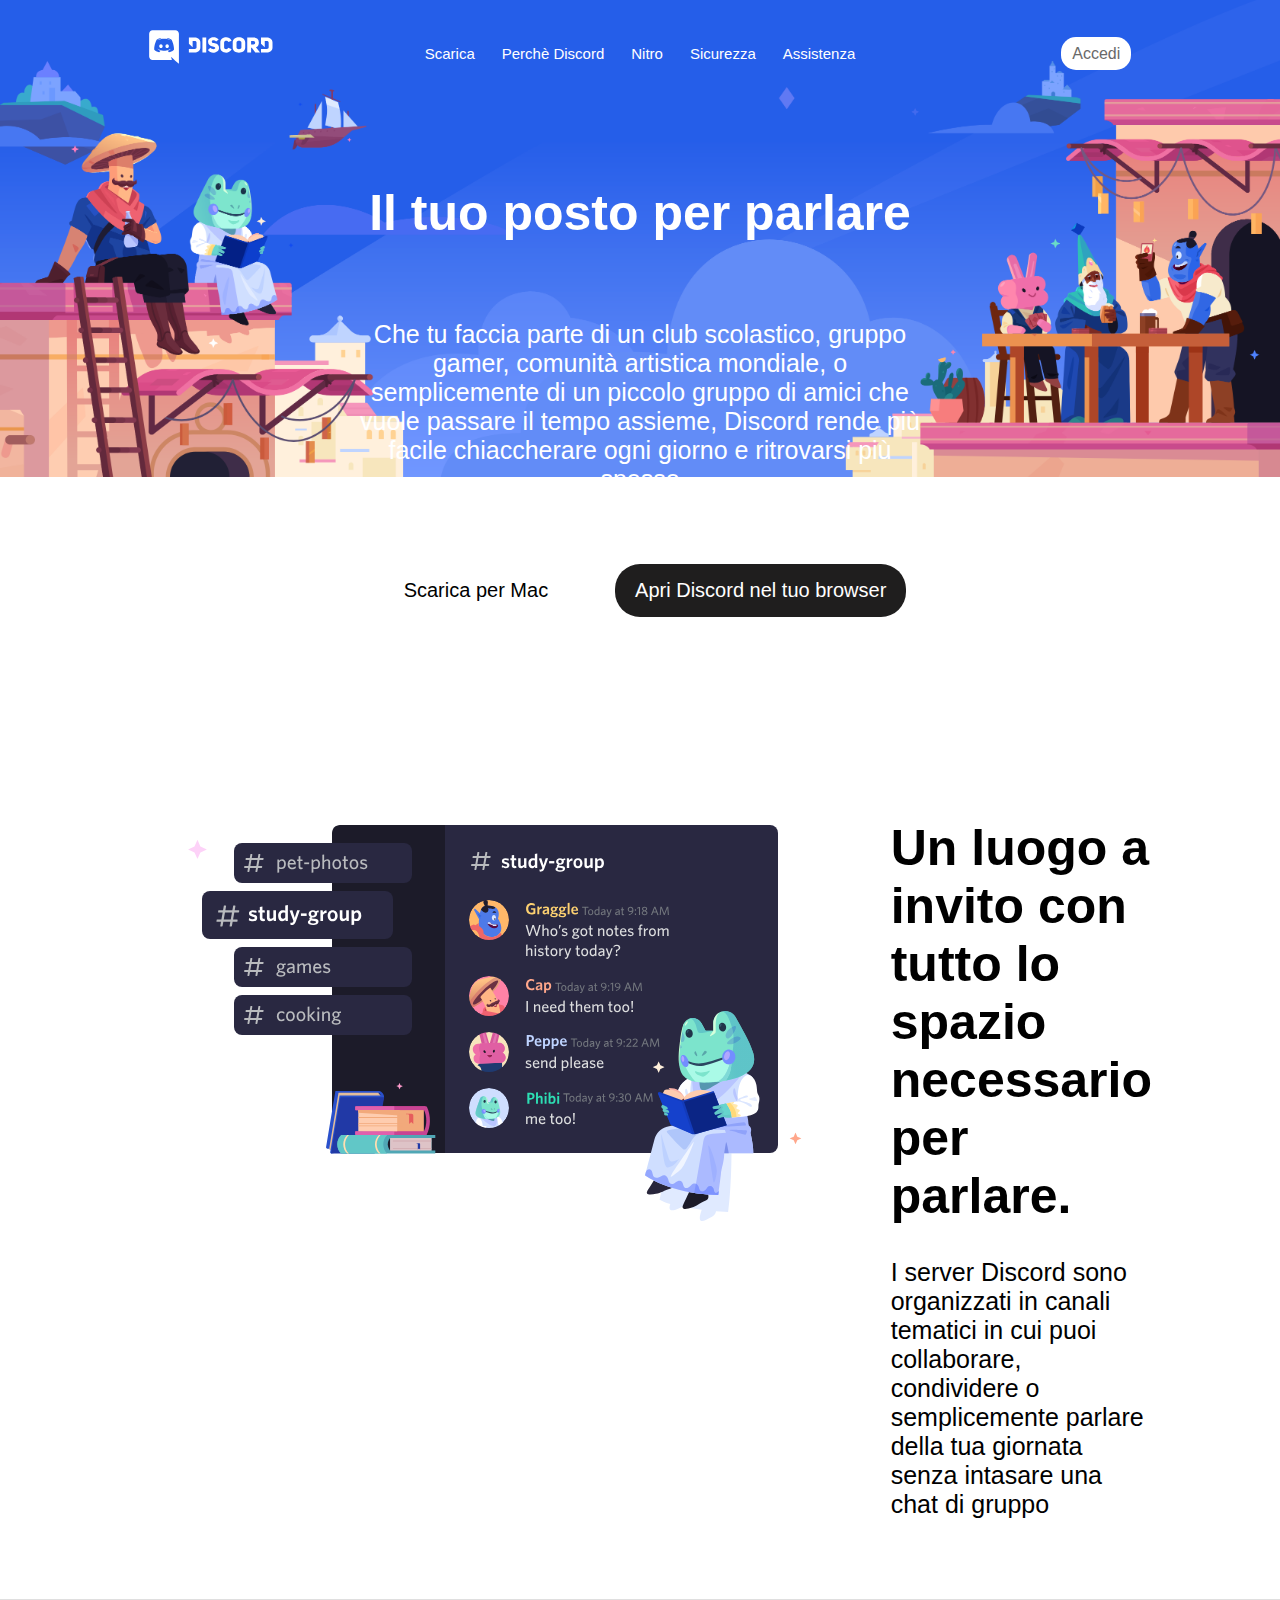
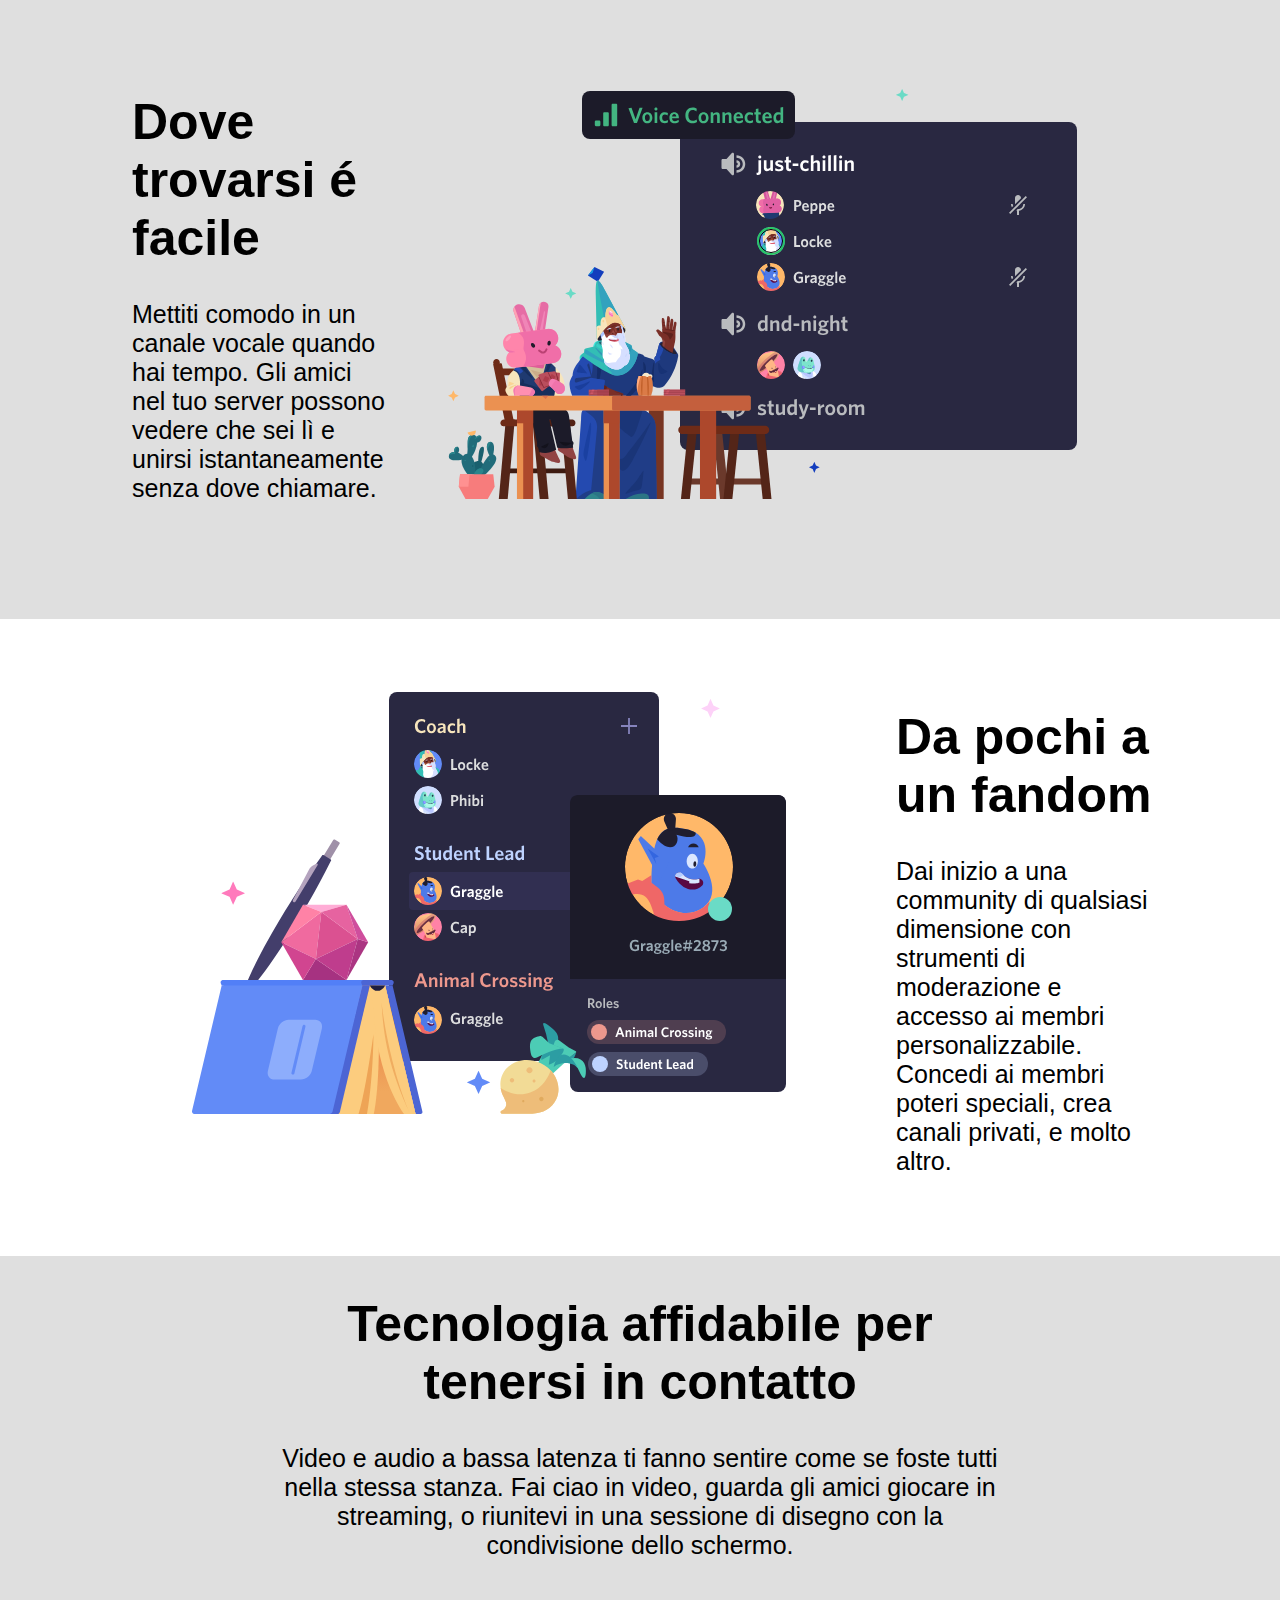
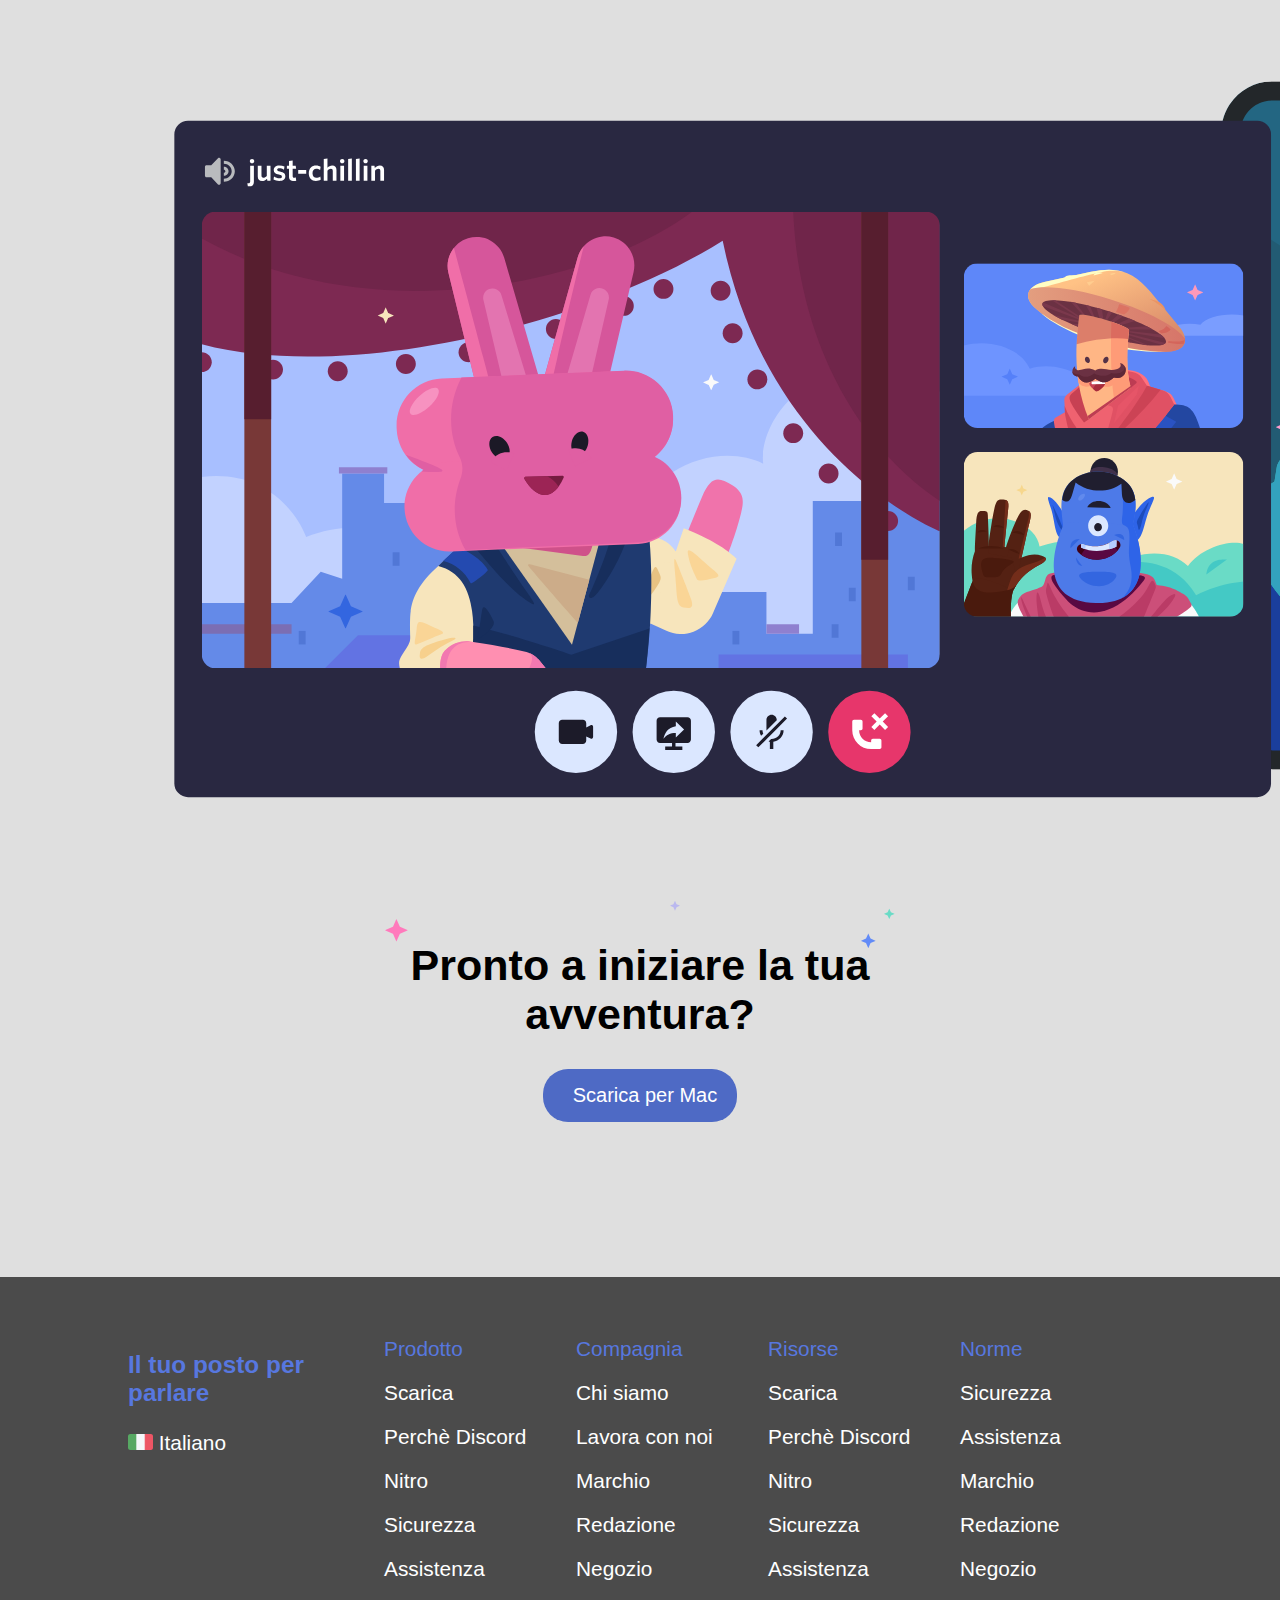
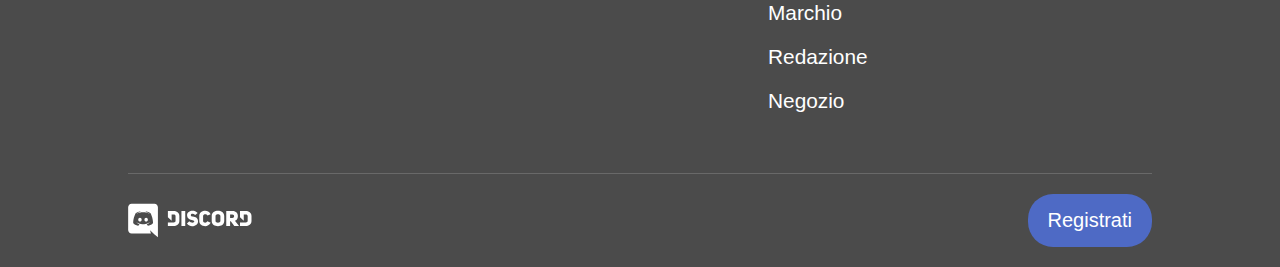
<file: index.html>
<!DOCTYPE html>
<html lang="en">

<head>
    <meta charset="UTF-8">
    <meta name="viewport" content="width=device-width, initial-scale=1.0">
    <link rel="stylesheet" href="https://cdnjs.cloudflare.com/ajax/libs/font-awesome/6.4.2/css/all.min.css"
        integrity="sha512-z3gLpd7yknf1YoNbCzqRKc4qyor8gaKU1qmn+CShxbuBusANI9QpRohGBreCFkKxLhei6S9CQXFEbbKuqLg0DA=="
        crossorigin="anonymous" referrerpolicy="no-referrer" />
    <link rel="stylesheet" href="css/style.css">
    <title>Discord</title>
</head>

<body>

    <header>
        <div class="container">
            <nav id="navBar">
                <div class="navigation logo"><img src="image/logo.svg" alt="logo"></div>
                <div class="navigation link">
                    <a href="#">Scarica</a>
                    <a href="#">Perchè Discord</a>
                    <a href="#">Nitro</a>
                    <a href="#">Sicurezza</a>
                    <a href="#">Assistenza</a>
                </div>
                <div class="navigation login"><span>Accedi</span></div>
            </nav>
        </div>

        <div class="hero-container">
            <div class="container">
                <div id="hero">
                    <h1>Il tuo posto per parlare</h1>
                    <p>Che tu faccia parte di un club scolastico, gruppo gamer, comunità artistica mondiale, o
                        semplicemente di un piccolo gruppo di amici che vuole passare il tempo assieme, Discord rende
                        più facile chiaccherare ogni giorno e ritrovarsi più spesso</p>
                    <button><i class="fa-solid fa-arrow-down"> </i> Scarica per Mac</button>
                    <button id="open-browser"> Apri Discord nel tuo browser</button>
                </div>
            </div>
        </div>
    </header>

    <main>
        <div>
            <div class="container">
                <div class="image-box">
                    <img src="image/item1.svg" alt="item1">
                </div>
                <div class="text-box">
                    <h1>Un luogo a invito con tutto lo spazio necessario per parlare.</h1>
                    <p>I server Discord sono organizzati in canali tematici in cui puoi collaborare, condividere o
                        semplicemente parlare della tua giornata senza intasare una chat di gruppo</p>
                </div>
            </div>
        </div>

        <div class="placeholder">
            <div class="container">
                <div class="image-box">
                    <img src="image/item2.svg" alt="item2">
                </div>
                <div class="text-box-middle">
                    <h1>Dove trovarsi &eacute facile </h1>
                    <p>Mettiti comodo in un canale vocale quando hai tempo. Gli amici nel tuo server possono vedere che
                        sei lì e unirsi istantaneamente senza dove chiamare.</p>
                </div>
            </div>
        </div>

        <div>
            <div class="container">
                <div class="image-box">
                    <img src="image/item3.svg" alt="item3">
                </div>
                <div class="text-box">
                    <h1>Da pochi a un fandom</h1>
                    <p>Dai inizio a una community di qualsiasi dimensione con strumenti di moderazione e accesso ai
                        membri personalizzabile. Concedi ai membri poteri speciali, crea canali privati, e molto altro.
                    </p>
                </div>
            </div>
        </div>

        <div class="placeholder-end">
            <div class="container">
                <div class="text-end">
                    <h1>Tecnologia affidabile per tenersi in contatto</h1>
                    <p>Video e audio a bassa latenza ti fanno sentire come se foste tutti nella stessa stanza. Fai ciao
                        in video, guarda gli amici giocare in streaming, o riunitevi in una sessione di disegno con la
                        condivisione dello schermo. </p>
                </div>
                <div class="image-box-foot">
                    <img src="image/item4-big.svg" alt="item4">
                </div>
                <div class="stars-main">
                    <h1>Pronto a iniziare la tua avventura?</h1>
                    <button><i class="fa-solid fa-arrow-down"> </i> Scarica per Mac</button>
                </div>
            </div>
        </div>
    </main>

    <footer>
        <div class="container">

            <div class="socials">
                <h3>Il tuo posto per<br>parlare</h3>
                <img src="image/ita.png" alt="ita">
                <span>Italiano <i class="fa-solid fa-chevron-down"></i></span>
                <div id="social-icon">
                    <span><i class="fa-brands fa-twitter"></i></span>
                    <span><i class="fa-brands fa-instagram"></i></span>
                    <span><i class="fa-brands fa-facebook"></i></span>
                    <span><i class="fa-brands fa-youtube"></i></span>
                </div>
            </div>

            <div class="about">
                <div class="info">
                    <div>Prodotto</div>
                    <div>Scarica</div>
                    <div>Perchè Discord</div>
                    <div>Nitro</div>
                    <div>Sicurezza</div>
                    <div>Assistenza</div>
                </div>
                <div class="info">
                    <div>Compagnia</div>
                    <div>Chi siamo</div>
                    <div>Lavora con noi</div>
                    <div>Marchio</div>
                    <div>Redazione</div>
                    <div>Negozio</div>
                </div>
                <div class="info">
                    <div>Risorse</div>
                    <div>Scarica</div>
                    <div>Perchè Discord</div>
                    <div>Nitro</div>
                    <div>Sicurezza</div>
                    <div>Assistenza</div>
                    <div>Marchio</div>
                    <div>Redazione</div>
                    <div>Negozio</div>
                </div>
                <div class="info">
                    <div>Norme</div>
                    <div>Sicurezza</div>
                    <div>Assistenza</div>
                    <div>Marchio</div>
                    <div>Redazione</div>
                    <div>Negozio</div>
                </div>

            </div>
        </div>

        <div class="container">
            <div class="nav-footer">
                <img src="image/logo.svg" alt="">
                <button>Registrati</button>
            </div>
        </div>
    </footer>
</body>

</html>
</file>
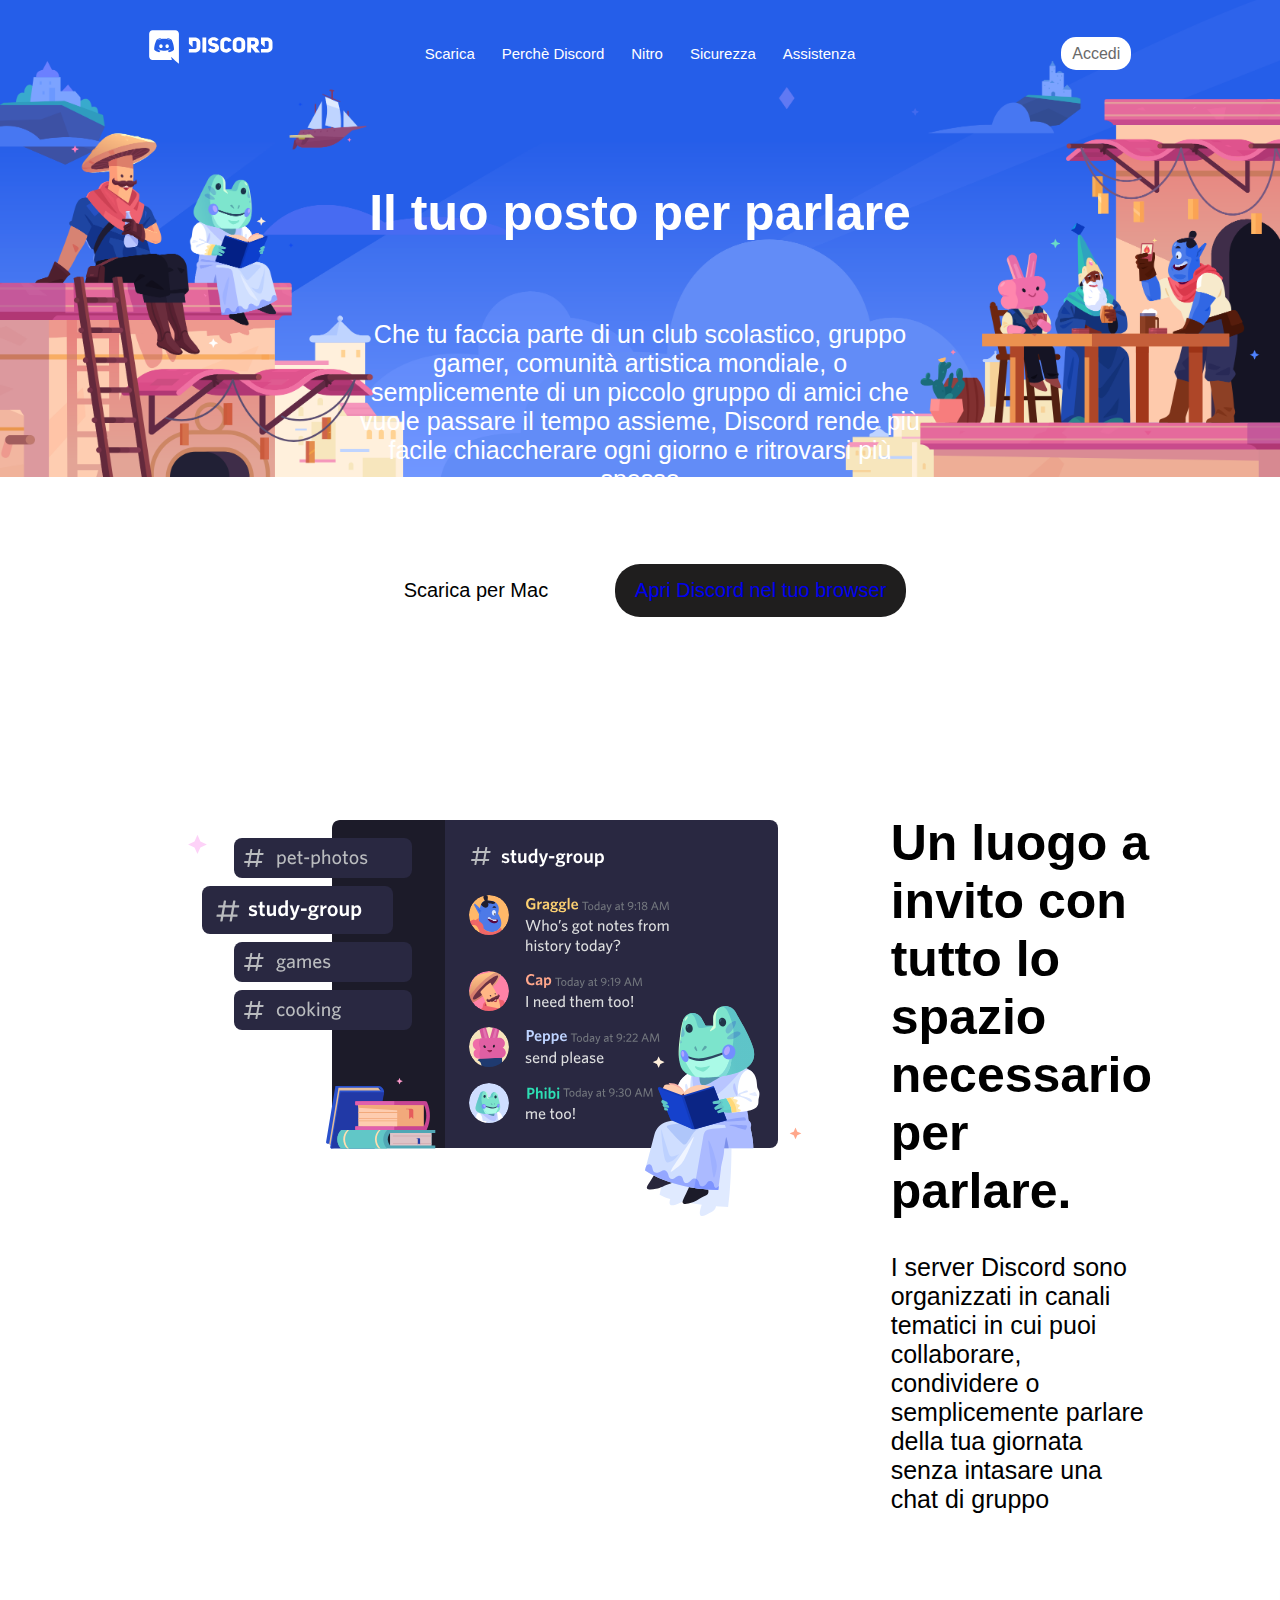
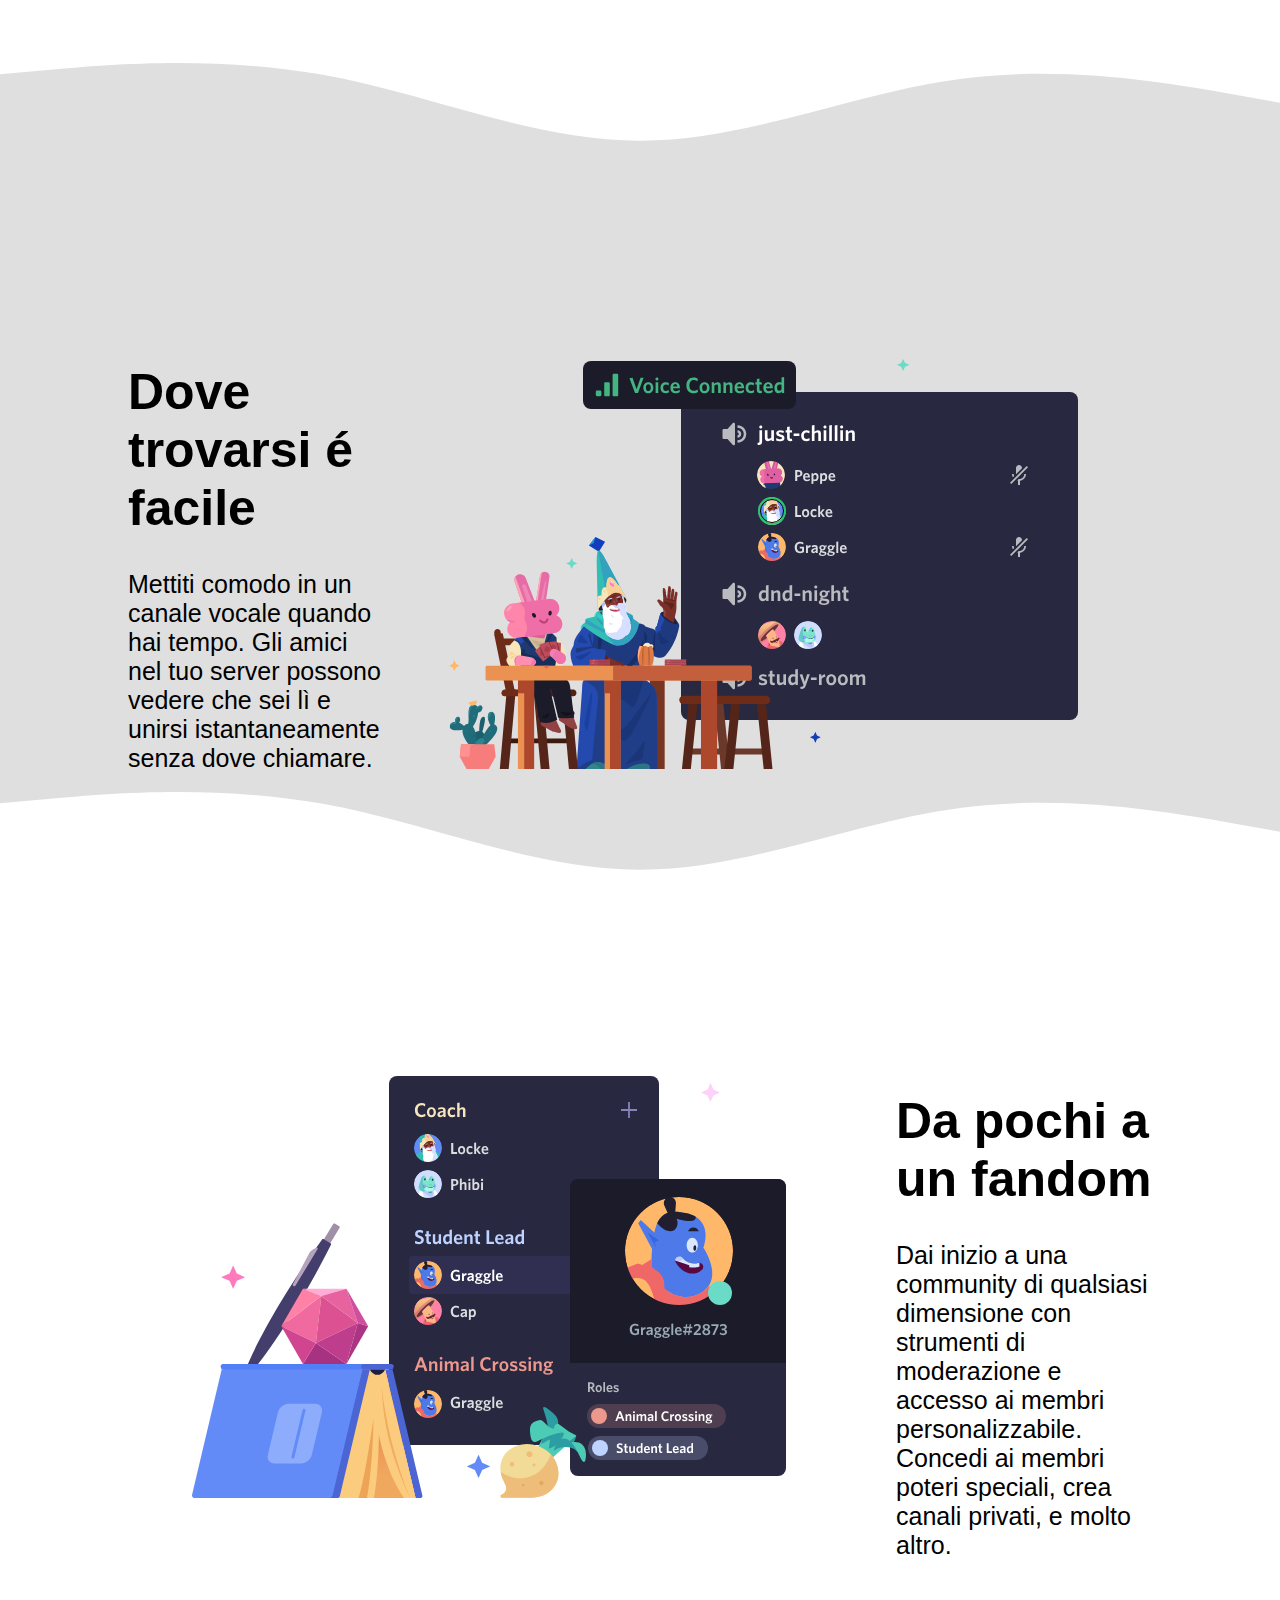
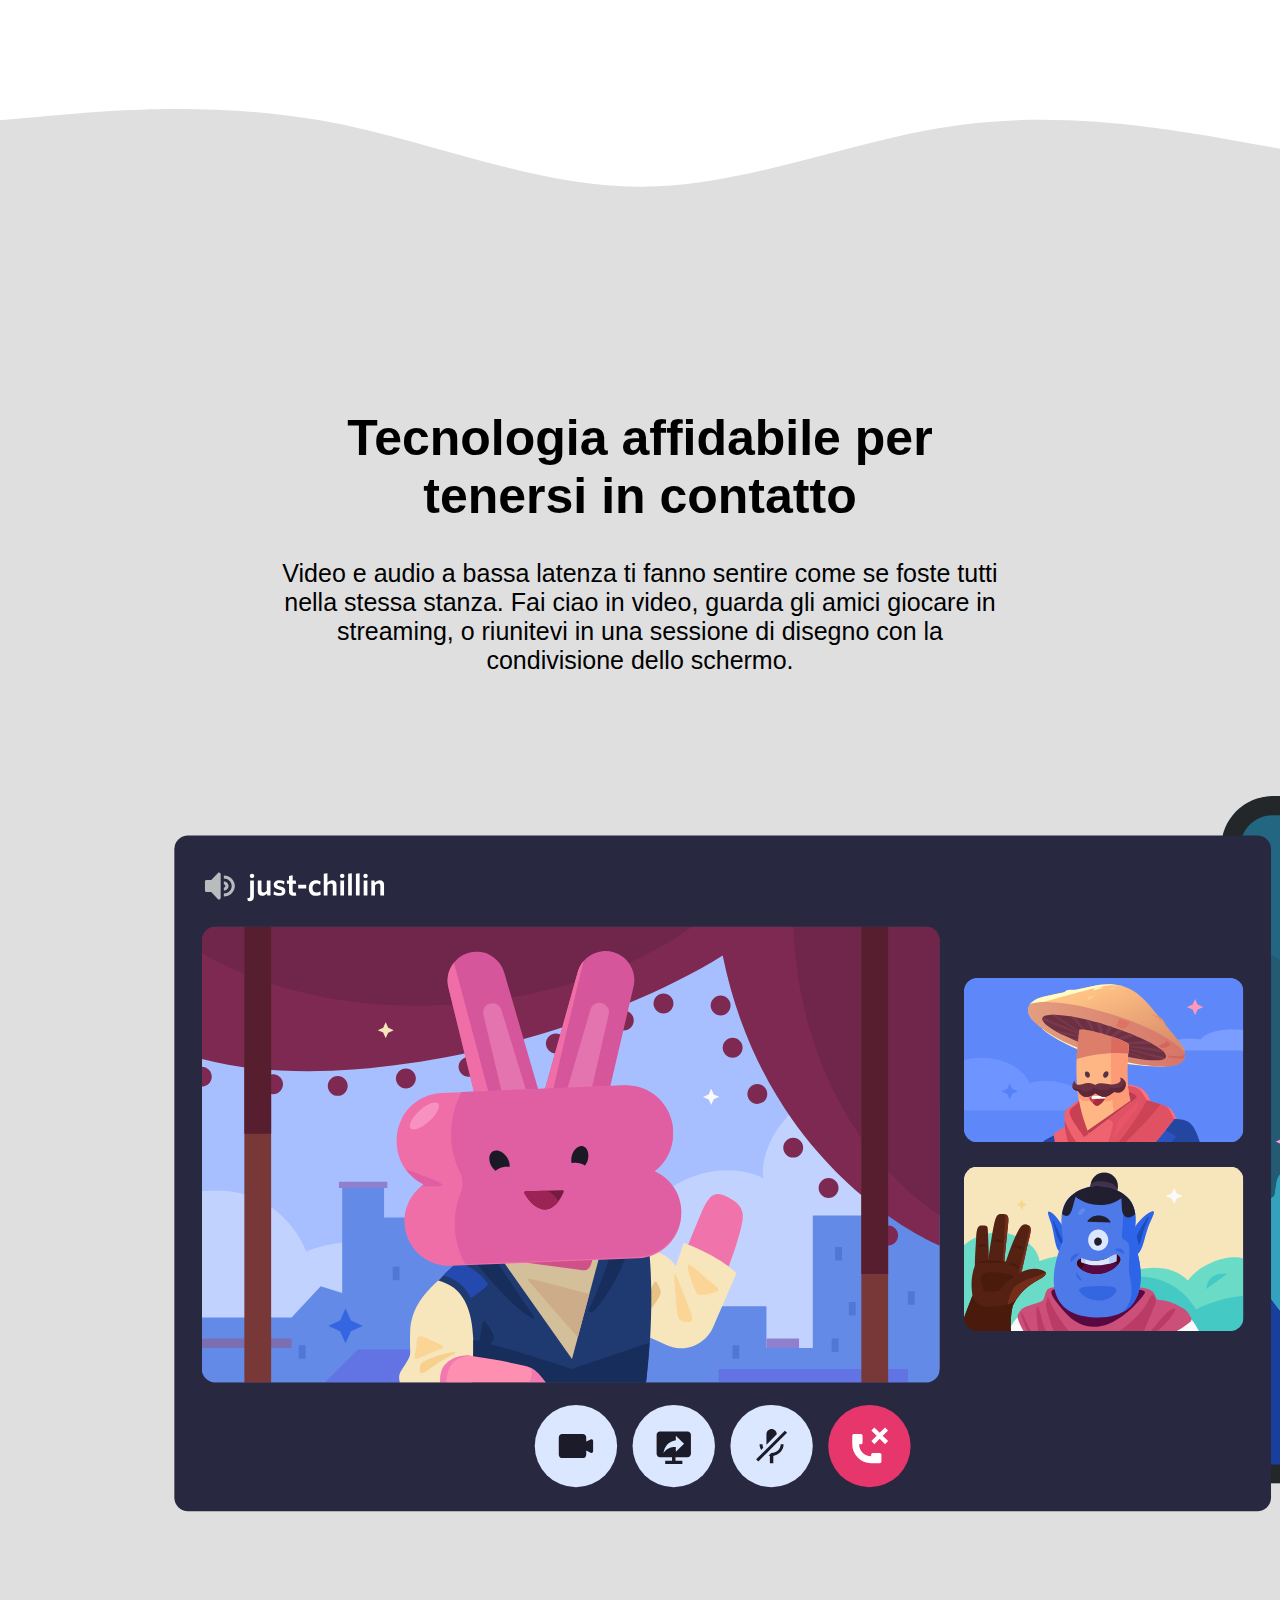
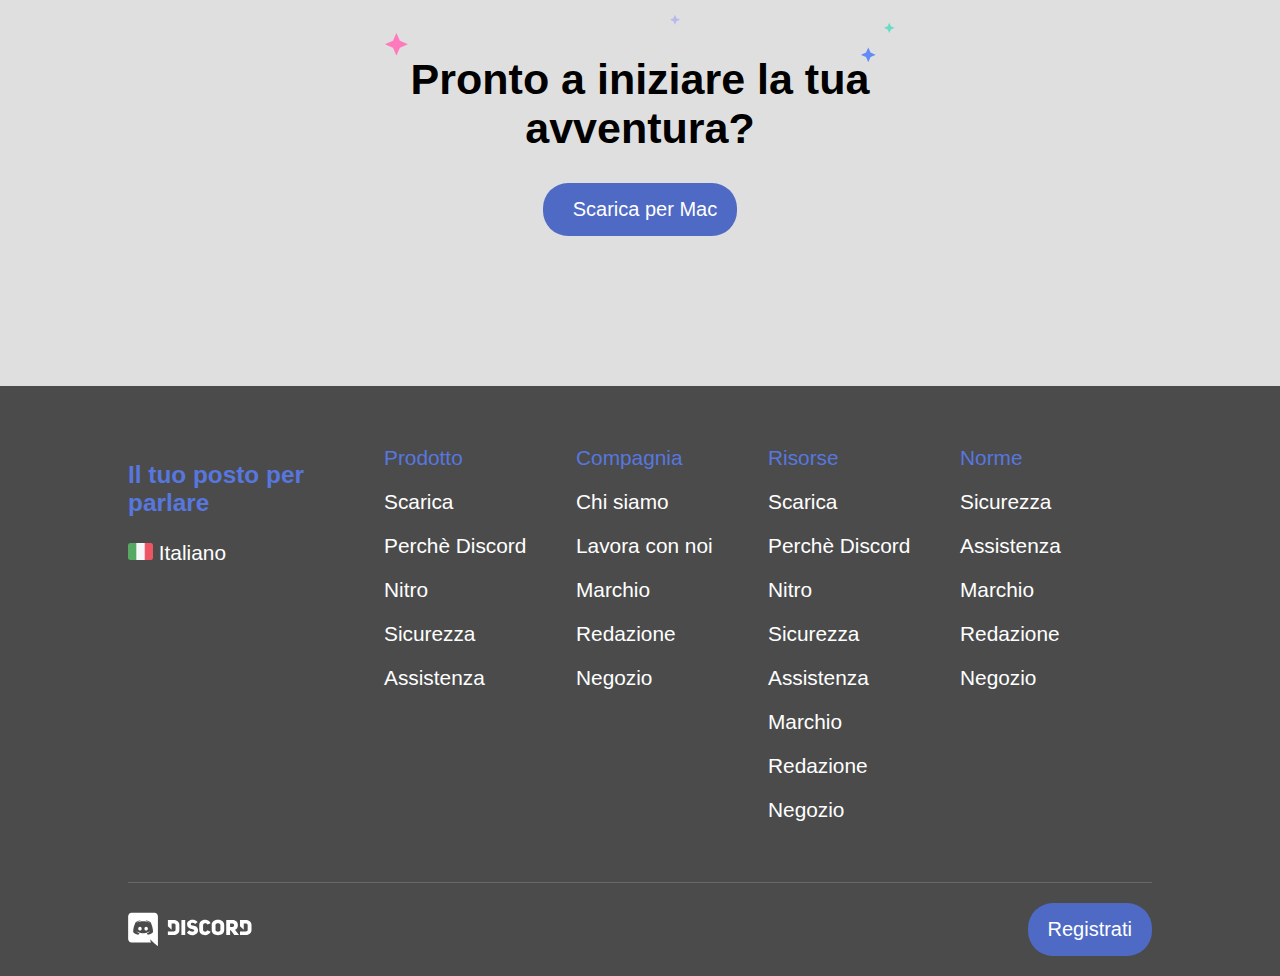
<file: bonus/index.html>
<!DOCTYPE html>
<html lang="en">

<head>
    <meta charset="UTF-8">
    <meta name="viewport" content="width=device-width, initial-scale=1.0">
    <link rel="stylesheet" href="https://cdnjs.cloudflare.com/ajax/libs/font-awesome/6.4.2/css/all.min.css"
        integrity="sha512-z3gLpd7yknf1YoNbCzqRKc4qyor8gaKU1qmn+CShxbuBusANI9QpRohGBreCFkKxLhei6S9CQXFEbbKuqLg0DA=="
        crossorigin="anonymous" referrerpolicy="no-referrer" />
    <link rel="stylesheet" href="css/style.css">
    <title>Discord</title>
</head>

<body>

    <header>
        <div class="container">
            <nav id="navBar">
                <div class="navigation logo"><a href="https://discord.com/"><img src="image/logo.svg" alt="logo"></a>
                </div>
                <div class="navigation link">
                    <a href="#">Scarica</a>
                    <a href="#">Perchè Discord</a>
                    <a href="#">Nitro</a>
                    <a href="#">Sicurezza</a>
                    <a href="#">Assistenza</a>
                </div>
                <div class="navigation login"><span>Accedi</span></div>
            </nav>
        </div>

        <div class="hero-container">
            <div class="container">
                <div id="hero">
                    <h1>Il tuo posto per parlare</h1>
                    <p>Che tu faccia parte di un club scolastico, gruppo gamer, comunità artistica mondiale, o
                        semplicemente di un piccolo gruppo di amici che vuole passare il tempo assieme, Discord rende
                        più facile chiaccherare ogni giorno e ritrovarsi più spesso</p>
                    <button><i class="fa-solid fa-arrow-down"> </i> Scarica per Mac</button>
                    <button id="open-browser"><a href="page.html">Apri Discord nel tuo browser</a></button>
                </div>
            </div>
        </div>
    </header>

    <main>
        <div>
            <div class="container">
                <div class="image-box">
                    <img src="image/item1.svg" alt="item1">
                </div>
                <div class="text-box">
                    <h1>Un luogo a invito con tutto lo spazio necessario per parlare.</h1>
                    <p>I server Discord sono organizzati in canali tematici in cui puoi collaborare, condividere o
                        semplicemente parlare della tua giornata senza intasare una chat di gruppo</p>
                </div>
            </div>
        </div>


        <div class="bg-gray">
            <svg xmlns="http://www.w3.org/2000/svg" viewBox="0 0 1440 320"><path fill="#ffffff" fill-opacity="1" d="M0,96L60,90.7C120,85,240,75,360,96C480,117,600,171,720,170.7C840,171,960,117,1080,101.3C1200,85,1320,107,1380,117.3L1440,128L1440,0L1380,0C1320,0,1200,0,1080,0C960,0,840,0,720,0C600,0,480,0,360,0C240,0,120,0,60,0L0,0Z"></path></svg>
            <div class="container">
                <div class="image-box">
                    <img src="image/item2.svg" alt="item2">
                </div>
                <div class="text-box-middle">
                    <h1>Dove trovarsi &eacute facile </h1>
                    <p>Mettiti comodo in un canale vocale quando hai tempo. Gli amici nel tuo server possono vedere che
                        sei lì e unirsi istantaneamente senza dove chiamare.</p>
                </div>
            </div>
            
        </div>

        <div>
            <svg class="wave" xmlns="http://www.w3.org/2000/svg" viewBox="0 0 1440 320"><path fill="#ffffff" fill-opacity="1" d="M0,96L60,90.7C120,85,240,75,360,96C480,117,600,171,720,170.7C840,171,960,117,1080,101.3C1200,85,1320,107,1380,117.3L1440,128L1440,320L1380,320C1320,320,1200,320,1080,320C960,320,840,320,720,320C600,320,480,320,360,320C240,320,120,320,60,320L0,320Z"></path></svg>
            <div class="container">
                <div class="image-box">
                    <img src="image/item3.svg" alt="item3">
                </div>
                <div class="text-box">
                    <h1>Da pochi a un fandom</h1>
                    <p>Dai inizio a una community di qualsiasi dimensione con strumenti di moderazione e accesso ai
                        membri personalizzabile. Concedi ai membri poteri speciali, crea canali privati, e molto altro.
                    </p>
                </div>
            </div>
        </div>

        <div class="bg-end">
            <svg xmlns="http://www.w3.org/2000/svg" viewBox="0 0 1440 320"><path fill="#ffffff" fill-opacity="1" d="M0,96L60,90.7C120,85,240,75,360,96C480,117,600,171,720,170.7C840,171,960,117,1080,101.3C1200,85,1320,107,1380,117.3L1440,128L1440,0L1380,0C1320,0,1200,0,1080,0C960,0,840,0,720,0C600,0,480,0,360,0C240,0,120,0,60,0L0,0Z"></path></svg>
            <div class="container">
                <div class="text-end">
                    <h1>Tecnologia affidabile per tenersi in contatto</h1>
                    <p>Video e audio a bassa latenza ti fanno sentire come se foste tutti nella stessa stanza. Fai ciao
                        in video, guarda gli amici giocare in streaming, o riunitevi in una sessione di disegno con la
                        condivisione dello schermo. </p>
                </div>
                <div class="image-box-foot">
                    <img src="image/item4-big.svg" alt="item4">
                </div>
                <div class="stars-main">
                    <h1>Pronto a iniziare la tua avventura?</h1>
                    <button><i class="fa-solid fa-arrow-down"> </i> Scarica per Mac</button>
                </div>
            </div>
        </div>
    </main>

    <footer>
        <div class="container">
            <div class="socials">
                <h3>Il tuo posto per<br>parlare</h3>
                <img src="image/ita.png" alt="ita">
                <span>Italiano <i class="fa-solid fa-chevron-down"></i></span>
                <div id="social-icon">
                    <span><i class="fa-brands fa-twitter"></i></span>
                    <span><i class="fa-brands fa-instagram"></i></span>
                    <span><i class="fa-brands fa-facebook"></i></span>
                    <span><i class="fa-brands fa-youtube"></i></span>
                </div>
            </div>

            <div class="about">
                <div class="info">
                    <div>Prodotto</div>
                    <div>Scarica</div>
                    <div>Perchè Discord</div>
                    <div>Nitro</div>
                    <div>Sicurezza</div>
                    <div>Assistenza</div>
                </div>
                <div class="info">
                    <div>Compagnia</div>
                    <div>Chi siamo</div>
                    <div>Lavora con noi</div>
                    <div>Marchio</div>
                    <div>Redazione</div>
                    <div>Negozio</div>
                </div>
                <div class="info">
                    <div>Risorse</div>
                    <div>Scarica</div>
                    <div>Perchè Discord</div>
                    <div>Nitro</div>
                    <div>Sicurezza</div>
                    <div>Assistenza</div>
                    <div>Marchio</div>
                    <div>Redazione</div>
                    <div>Negozio</div>
                </div>
                <div class="info">
                    <div>Norme</div>
                    <div>Sicurezza</div>
                    <div>Assistenza</div>
                    <div>Marchio</div>
                    <div>Redazione</div>
                    <div>Negozio</div>
                </div>

            </div>
        </div>

        <div class="container">
            <div class="nav-footer">
                <img src="image/logo.svg" alt="logo-footer">
                <button>Registrati</button>
            </div>
        </div>
    </footer>
</body>

</html>
</file>
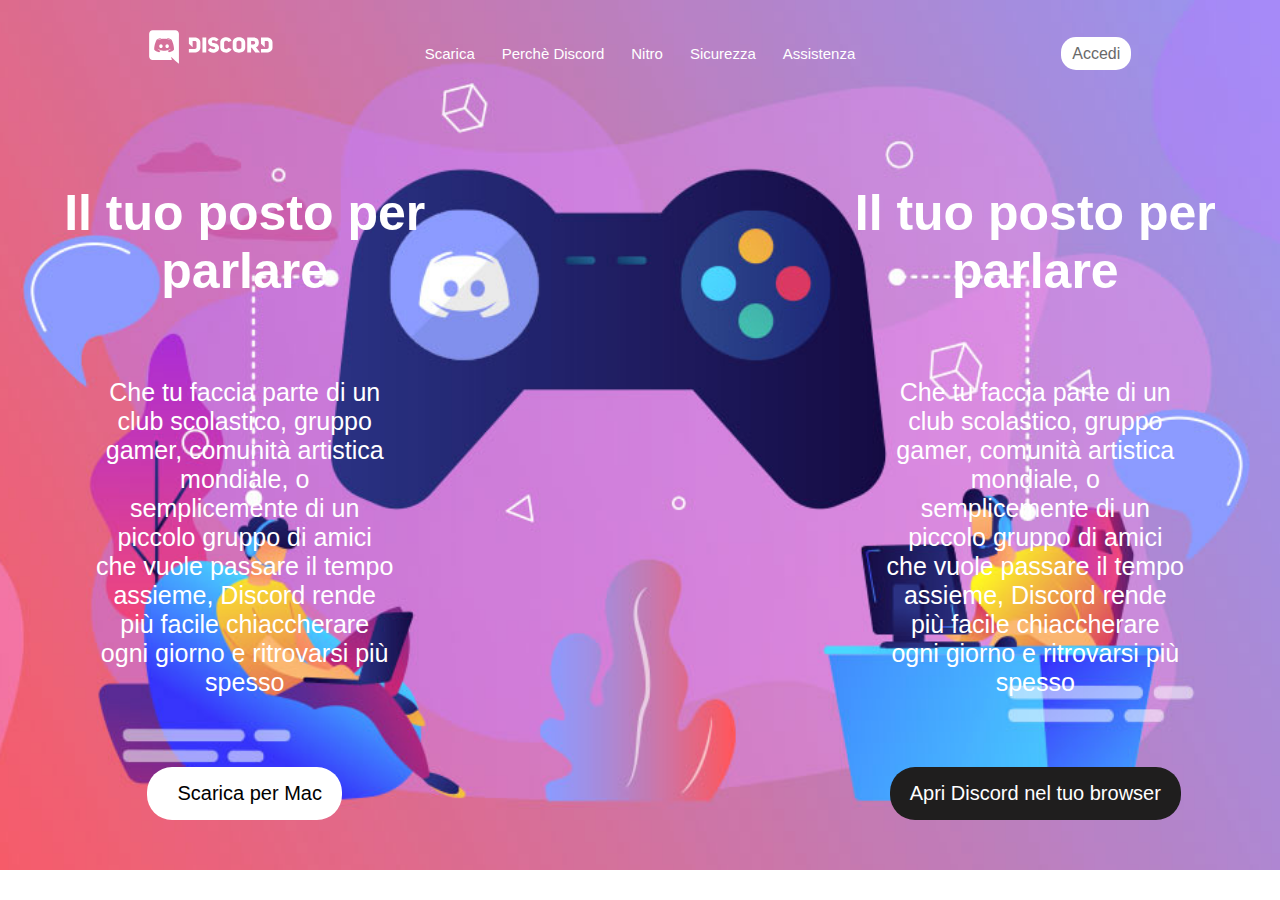
<file: bonus/page.html>
<!DOCTYPE html>
<html lang="en">

<head>
    <meta charset="UTF-8">
    <meta name="viewport" content="width=device-width, initial-scale=1.0">
    <link rel="stylesheet" href="https://cdnjs.cloudflare.com/ajax/libs/font-awesome/6.4.2/css/all.min.css"
        integrity="sha512-z3gLpd7yknf1YoNbCzqRKc4qyor8gaKU1qmn+CShxbuBusANI9QpRohGBreCFkKxLhei6S9CQXFEbbKuqLg0DA=="
        crossorigin="anonymous" referrerpolicy="no-referrer" />
    <link rel="stylesheet" href="css/style-page.css">
    <title>Discord</title>
</head>

<body>

    <header>
        <div class="container">
            <nav id="navBar">
                <div class="navigation logo"><a href="https://discord.com/"><img src="image/logo.svg" alt="logo"></a>
                </div>
                <div class="navigation link">
                    <a href="#">Scarica</a>
                    <a href="#">Perchè Discord</a>
                    <a href="#">Nitro</a>
                    <a href="#">Sicurezza</a>
                    <a href="#">Assistenza</a>
                </div>
                <div class="navigation login"><span>Accedi</span></div>
            </nav>
        </div>

        <div class="hero-container">
            <div class="container">
                <div id="hero">
                    <div class="left">
                        <h1>Il tuo posto per parlare</h1>
                        <p>Che tu faccia parte di un club scolastico, gruppo gamer, comunità artistica mondiale, o
                            semplicemente di un piccolo gruppo di amici che vuole passare il tempo assieme, Discord
                            rende
                            più facile chiaccherare ogni giorno e ritrovarsi più spesso</p>
                        <button><i class="fa-solid fa-arrow-down"> </i> Scarica per Mac</button>
                    </div>

                    <div class="empty"></div>

                    <div class="right">
                        <h1>Il tuo posto per parlare</h1>
                        <p>Che tu faccia parte di un club scolastico, gruppo gamer, comunità artistica mondiale, o
                            semplicemente di un piccolo gruppo di amici che vuole passare il tempo assieme, Discord
                            rende
                            più facile chiaccherare ogni giorno e ritrovarsi più spesso</p>
                        <button id="open-browser"> Apri Discord nel tuo browser</button>
                    </div>

                </div>
            </div>
        </div>
    </header>

</body>

</html>
</file>
<file: css/style.css>
/* RESET STYLE */
@import url('https://fonts.cdnfonts.com/css/whitney-2');

:root {
    font-family: "Whitney", ‘Helvetica Neue’, Helvetica, Arial, sans-serif;
    font-size: 25px;
}

body {
    box-sizing: border-box;
    margin: 0;
    padding: 0;
}

/* NAVBAR STYLE */
header {
    background-image: url(../image/jumbo.png);
    background-size: contain;
    background-repeat: no-repeat;
    color: white;
}

.container {
    width: 80%;
    margin: 0 auto;
}

#navBar {
    display: flex;
    min-height: 100px;
    justify-content: center;
    align-items: center;
}

.navigation {
    padding: 5px 5px;
}

.logo {
    flex-basis: 25%;
}

.login {
    flex-basis: 25%;
    text-align: right;
}

.login>span {
    background-color: white;
    color: dimgray;
    font-size: 16px;
    border-radius: 15px;
    padding: 8px 11px;
}

.login>span:hover {
    color: white;
    background-color: black;
    cursor: pointer;

}

.link a {
    flex-basis: 50%;
    text-align: center;
    text-decoration: none;
    color: white;
    font-size: 15px;
    padding: 10px;
}

a:hover {
    color: rgb(59, 59, 59);
}

/* HERO STYLE */
.hero-container>.container {
    width: 60%;
    margin: 0 auto;
    display: flex;
}

#hero {
    margin: 50px 50px;
    flex-basis: 100%;
    min-height: 530px;
    text-align: center;
}

#hero p {
    padding: 45px;
}

button {
    background-color: white;
    font-family: "Whitney", ‘Helvetica Neue’, Helvetica, Arial, sans-serif;
    border: none;
    border-radius: 25px;
    padding: 15px 20px;
    margin: 0 20px;
    font-size: 20px;
}

#hero #open-browser {
    background-color: rgb(31, 30, 30);
    color: white;
}

#hero button:hover,
#hero #open-browser:hover {
    background-color: black;
    color: white;
    cursor: pointer;
}

button>i {
    padding: 0 5px;
}

/* MAIN STYLE */
main .container {
    display: flex;
    margin: 50px auto;
    justify-content: center;
}

.image-box {
    flex-basis: 75%;
    width: 750px;
    text-align: center;
}

.text-box {
    flex-basis: 25%;
}

.text-box-middle {
    flex-basis: 25%;
    height: 500px;
    order: -1;
}

.image-box-foot {
    width: 100%;
}

.image-box-foot img {
    width: 1500px;
}

.text-end {
    width: 70%;
    margin: 0 auto;
}

.placeholder,
main .container {
    padding: 5px;
}

.placeholder {
    background-color: rgb(223, 223, 223);
}

.placeholder-end {
    background-color: rgb(223, 223, 223);
    padding-bottom: 100px;
}

.placeholder-end>.container {
    flex-direction: column;
    text-align: center;
}

.stars-main>h1 {
    width: 50%;
    margin: 0 auto;
    background-image: url(../image/stars.svg);
    background-size: contain;
    background-position: top;
    background-repeat: no-repeat;
    padding-top: 40px;
    font-size: 43px;
    padding-bottom: 30px;
}

.stars-main button {
    background-color: rgb(78, 106, 197);
    color: white;
}

.stars-main button:hover {
    background-color: rgb(25, 35, 66);
    color: white;
    cursor: pointer;
}


/* FOOTER STYLE */
footer {
    background-color: rgb(75, 75, 75);
    font-size: smaller;
}

footer .container:first-child {
    display: flex;
    padding: 50px 0;
    border-bottom: 1px solid dimgray;

}

.socials {
    flex-basis: 25%;
    color: white;
}

.socials>img {
    width: 25px;
}

.socials>h3 {
    color: rgb(87, 119, 223);
}

#social-icon {
    padding-top: 20px;
}

#social-icon span {
    padding-top: 20px;
    padding-right: 10px;
}

.about {
    flex-basis: 75%;
    display: flex;
    color: white;
}

.info {
    flex-basis: 33%;
}

.info div {
    padding: 10px 0;
}

.info div:first-child {
    color: rgb(87, 119, 223);
}

.nav-footer {
    flex-basis: 100%;
    display: flex;
    justify-content: space-between;
}

.nav-footer button {
    margin: 20px 0;
    font-size: 20px;
    background-color: rgb(78, 106, 197);
    color: white;

}

.nav-footer button:hover {
    background-color: rgb(25, 35, 66);
    cursor: pointer;
}
</file>
<file: bonus/css/style.css>
/* RESET STYLE */
@import url('https://fonts.cdnfonts.com/css/whitney-2');

:root {
    font-family: "Whitney", ‘Helvetica Neue’, Helvetica, Arial, sans-serif;
    font-size: 25px;
}

body {
    box-sizing: border-box;
    margin: 0;
    padding: 0;
}

/* NAVBAR STYLE */
header {
    background-image: url(../image/jumbo.png);
    background-size: contain;
    background-repeat: no-repeat;
    color: white;
}


.container {
    width: 80%;
    margin: 0 auto;
}

#navBar {
    display: flex;
    min-height: 100px;
    justify-content: center;
    align-items: center;
}

.navigation {
    padding: 5px 5px;
}

.logo {
    flex-basis: 25%;
}

.login {
    flex-basis: 25%;
    text-align: right;
}

.login>span {
    background-color: white;
    color: dimgray;
    font-size: 16px;
    border-radius: 15px;
    padding: 8px 11px;
}

.login>span:hover {
    color: white;
    background-color: black;
    cursor: pointer;
    box-shadow: 1px 3px 10px black;
}

.link a {
    flex-basis: 50%;
    text-align: center;
    text-decoration: none;
    color: white;
    font-size: 15px;
    padding: 10px;
}

.link:hover {
    color: rgb(59, 59, 59);
}

a{
    text-decoration: none;
}

a:visited {
    color: white;
}

a:hover{
    color: black;
}
/* HERO STYLE */
.hero-container>.container {
    width: 60%;
    margin: 0 auto;
    display: flex;
}

#hero {
    margin: 50px 50px;
    flex-basis: 100%;
    min-height: 530px;
    text-align: center;
}

#hero p {
    padding: 45px;
}

button {
    background-color: white;
    font-family: "Whitney", ‘Helvetica Neue’, Helvetica, Arial, sans-serif;
    border: none;
    border-radius: 25px;
    padding: 15px 20px;
    margin: 0 20px;
    font-size: 20px;
}

#hero #open-browser {
    background-color: rgb(31, 30, 30);
    color: white;
}

#hero button:hover,
#hero #open-browser:hover {
    background-color: black;
    color: white;
    cursor: pointer;
    box-shadow: 1px 3px 10px black;
}

button>i {
    padding: 0 5px;
}

.wave{
    margin-top: -300px;
}

/* MAIN STYLE */
main .container {
    display: flex;
    margin: 50px auto;
    justify-content: center;
}

.image-box {
    flex-basis: 75%;
    width: 750px;
    text-align: center;
}

.text-box {
    flex-basis: 25%;
}

.text-box-middle {
    flex-basis: 25%;
    height: 500px;
    order: -1;
}

.image-box-foot {
    width: 100%;
}

.image-box-foot img {
    width: 1500px;
}

.text-end {
    width: 70%;
    margin: 0 auto;
}


.bg-gray {
    background-color: rgb(223, 223, 223);
    padding-bottom: 100px;
}

.bg-end {
    background-color: rgb(223, 223, 223);
    padding-bottom: 100px;
}

.bg-end>.container {
    flex-direction: column;
    text-align: center;
}

.stars-main>h1 {
    width: 50%;
    margin: 0 auto;
    background-image: url(../image/stars.svg);
    background-size: contain;
    background-position: top;
    background-repeat: no-repeat;
    padding-top: 40px;
    font-size: 43px;
    padding-bottom: 30px;
}

.stars-main button {
    background-color: rgb(78, 106, 197);
    color: white;

}

.stars-main button:hover {
    background-color: rgb(25, 35, 66);
    color: white;
    cursor: pointer;
    box-shadow: 1px 3px 10px black;
}

/* FOOTER STYLE */
footer {
    background-color: rgb(75, 75, 75);
    font-size: smaller;
}

footer .container:first-child {
    display: flex;
    padding: 50px 0;
    border-bottom: 1px solid dimgray;

}

.socials {
    flex-basis: 25%;
    color: white;
}

.socials>img {
    width: 25px;
}

.socials>h3 {
    color: rgb(87, 119, 223);
}

#social-icon {
    padding-top: 20px;
}

#social-icon span {
    padding-top: 20px;
    padding-right: 10px;
}

#social-icon span:hover {
    color: rgb(87, 119, 223);
    cursor: pointer;
}

.about {
    flex-basis: 75%;
    display: flex;
    color: white;
}

.info {
    flex-basis: 33%;
}

.info div {
    padding: 10px 0;
}

.info div:hover {
    text-decoration: underline;
    cursor: pointer;
}

.info div:first-child {
    color: rgb(87, 119, 223);
}

.nav-footer {
    flex-basis: 100%;
    display: flex;
    justify-content: space-between;
}

.nav-footer button {
    margin: 20px 0;
    font-size: 20px;
    background-color: rgb(78, 106, 197);
    color: white;

}

.nav-footer button:hover {
    background-color: rgb(25, 35, 66);
    cursor: pointer;
    box-shadow: 1px 3px 10px black;
}
</file>
<file: bonus/css/style-page.css>
/* RESET STYLE */
@import url('https://fonts.cdnfonts.com/css/whitney-2');

:root {
    font-family: "Whitney", ‘Helvetica Neue’, Helvetica, Arial, sans-serif;
    font-size: 25px;
}

body {
    box-sizing: border-box;
    margin: 0;
    padding: 0;
}

/* NAVBAR STYLE */
header {
    background-image: url(../image/discord-marketing-gamers-esports.jpg);
    background-size: cover;
    background-position: center;
    background-repeat: no-repeat;
    color: white;
}


.container {
    width: 80%;
    margin: 0 auto;
}

#navBar {
    display: flex;
    min-height: 100px;
    justify-content: center;
    align-items: center;
}

.navigation {
    padding: 5px 5px;
}

.logo {
    flex-basis: 25%;
}

.login {
    flex-basis: 25%;
    text-align: right;
}

.login>span {
    background-color: white;
    color: dimgray;
    font-size: 16px;
    border-radius: 15px;
    padding: 8px 11px;
}

.login>span:hover {
    color: white;
    background-color: black;
    cursor: pointer;
    box-shadow: 1px 3px 10px black;
}

.link a {
    flex-basis: 50%;
    text-align: center;
    text-decoration: none;
    color: white;
    font-size: 15px;
    padding: 10px;
}

a:hover {
    color: rgb(59, 59, 59);
}

/* HERO STYLE */
.hero-container>.container {
    width: 100%;
    margin: 0 auto;
    display: flex;
}

#hero {
    margin: 50px 50px;
    flex-basis: 100%;
    min-height: 530px;
    text-align: center;
    display: flex;
    justify-content: space-between;
}

.left{
    flex-basis: 33%;
}

.right{
    flex-basis: 33%;
}

.empty{
    flex-basis: 33%;
    
}

#hero p {
    padding: 45px;
}

button {
    background-color: white;
    font-family: "Whitney", ‘Helvetica Neue’, Helvetica, Arial, sans-serif;
    border: none;
    border-radius: 25px;
    padding: 15px 20px;
    margin: 0 20px;
    font-size: 20px;
}

#hero #open-browser {
    background-color: rgb(31, 30, 30);
    color: white;
}

#hero button:hover,
#hero #open-browser:hover {
    background-color: black;
    color: white;
    cursor: pointer;
    box-shadow: 1px 3px 10px black;
}

button>i {
    padding: 0 5px;
}
</file>
